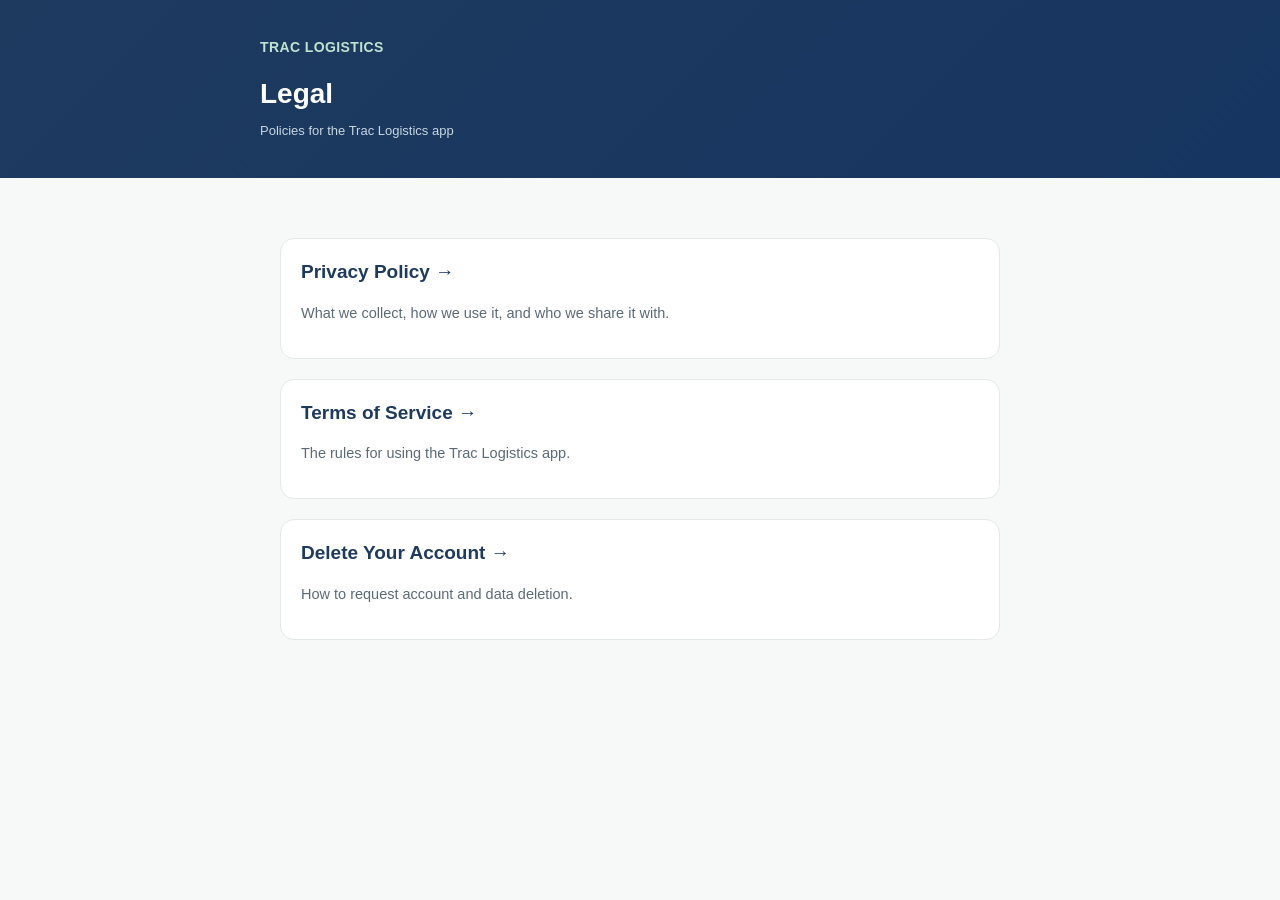
<file: index.html>
<!DOCTYPE html>
<html lang="en">
<head>
<meta charset="UTF-8">
<meta name="viewport" content="width=device-width, initial-scale=1.0">
<title>Trac Logistics — Legal</title>
<link rel="stylesheet" href="style.css">
</head>
<body>
<header class="top"><div class="inner">
 <div class="brand">TRAC LOGISTICS</div>
 <h1>Legal</h1>
 <div class="updated">Policies for the Trac Logistics app</div>
</div></header>
<div class="wrap">
 <div class="card"><h2 style="margin-top:0;border:none;padding:0;"><a href="privacy-policy.html" style="color:var(--navy);text-decoration:none;">Privacy Policy →</a></h2><p class="subtext">What we collect, how we use it, and who we share it with.</p></div>
 <div class="card"><h2 style="margin-top:0;border:none;padding:0;"><a href="terms-of-service.html" style="color:var(--navy);text-decoration:none;">Terms of Service →</a></h2><p class="subtext">The rules for using the Trac Logistics app.</p></div>
 <div class="card"><h2 style="margin-top:0;border:none;padding:0;"><a href="delete-account.html" style="color:var(--navy);text-decoration:none;">Delete Your Account →</a></h2><p class="subtext">How to request account and data deletion.</p></div>
</div>
</body>
</html>
</file>
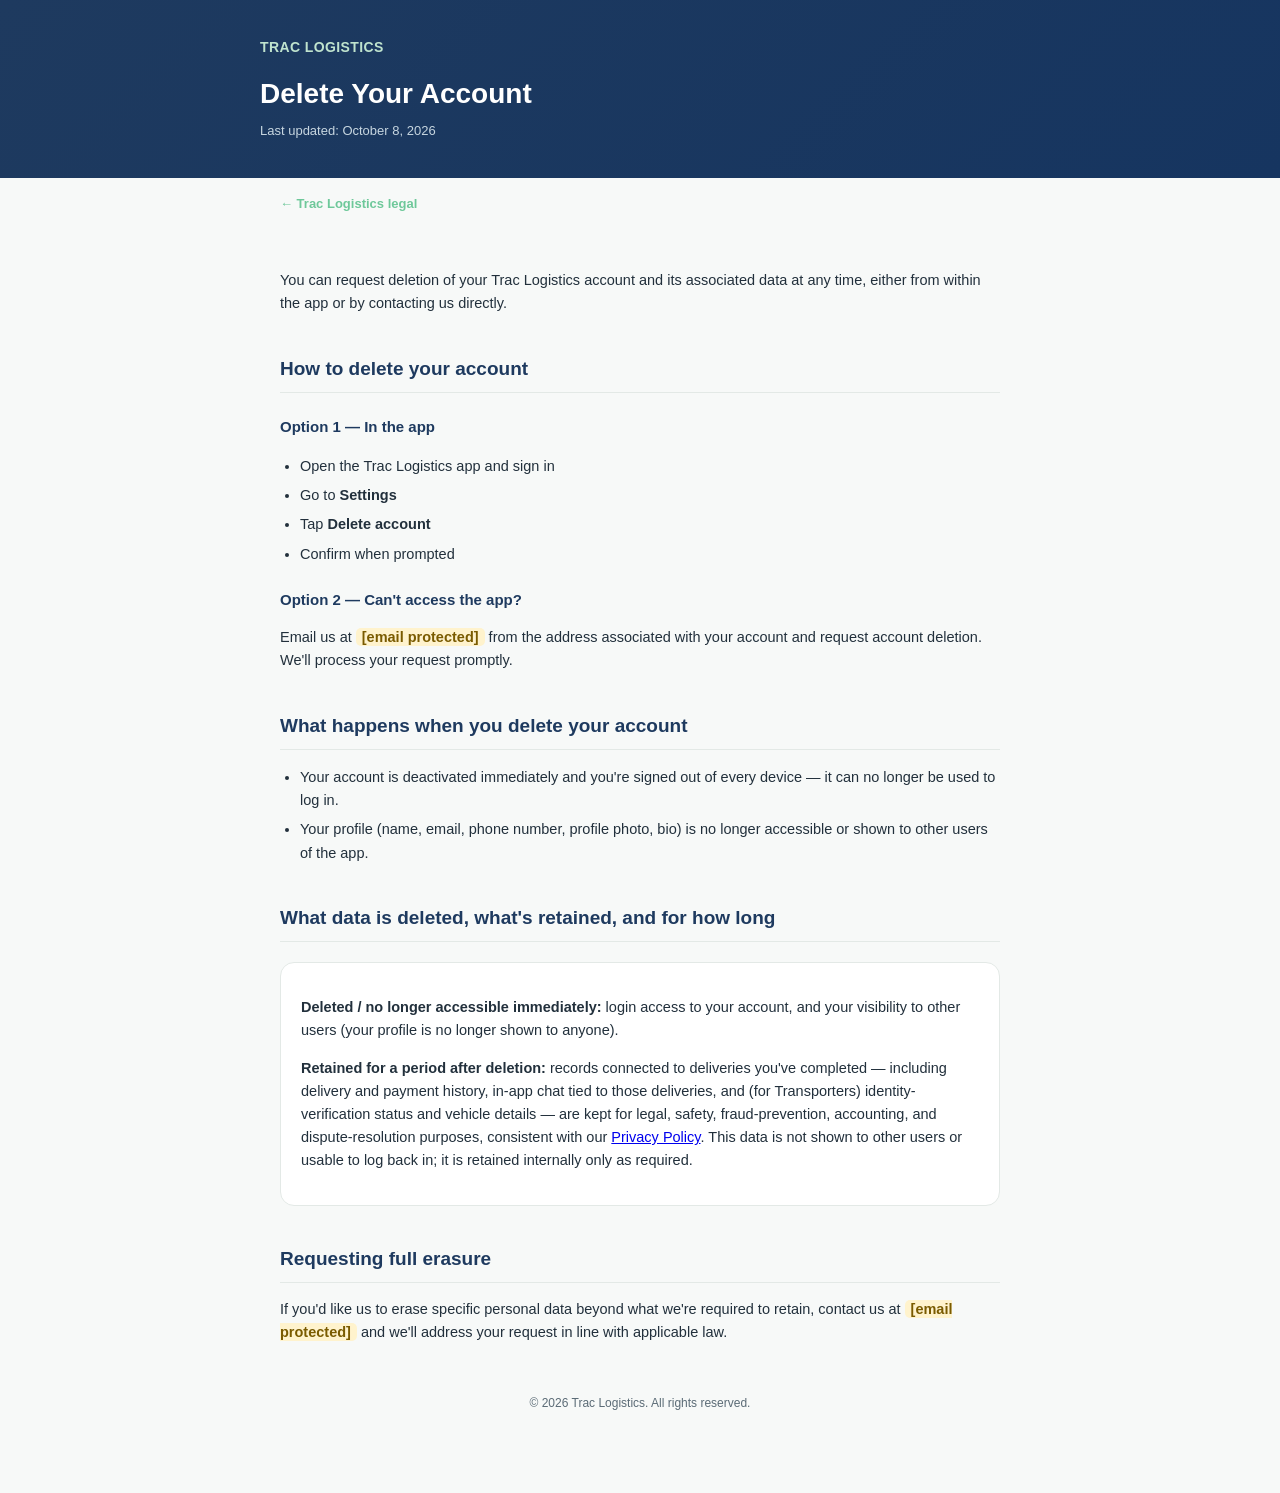
<file: delete-account.html>
<!DOCTYPE html>
<html lang="en">
<head>
<meta charset="UTF-8">
<meta name="viewport" content="width=device-width, initial-scale=1.0">
<title>Trac Logistics — Delete Your Account</title>
<link rel="stylesheet" href="style.css">
</head>
<body>
<header class="top"><div class="inner">
 <div class="brand">TRAC LOGISTICS</div>
 <h1>Delete Your Account</h1>
 <div class="updated">Last updated: October 8, 2026</div>
</div></header>
<nav class="crumbs"><a href="index.html">← Trac Logistics legal</a></nav>
<div class="wrap">

<p>You can request deletion of your Trac Logistics account and its associated data at any time, either from within the app or by contacting us directly.</p>

<h2>How to delete your account</h2>
<h3>Option 1 — In the app</h3>
<ul>
 <li>Open the Trac Logistics app and sign in</li>
 <li>Go to <strong>Settings</strong></li>
 <li>Tap <strong>Delete account</strong></li>
 <li>Confirm when prompted</li>
</ul>

<h3>Option 2 — Can't access the app?</h3>
<p>Email us at <span class="placeholder">[email protected]</span> from the address associated with your account and request account deletion. We'll process your request promptly.</p>

<h2>What happens when you delete your account</h2>
<ul>
 <li>Your account is deactivated immediately and you're signed out of every device — it can no longer be used to log in.</li>
 <li>Your profile (name, email, phone number, profile photo, bio) is no longer accessible or shown to other users of the app.</li>
</ul>

<h2>What data is deleted, what's retained, and for how long</h2>
<div class="card">
<p><strong>Deleted / no longer accessible immediately:</strong> login access to your account, and your visibility to other users (your profile is no longer shown to anyone).</p>
<p><strong>Retained for a period after deletion:</strong> records connected to deliveries you've completed — including delivery and payment history, in-app chat tied to those deliveries, and (for Transporters) identity-verification status and vehicle details — are kept for legal, safety, fraud-prevention, accounting, and dispute-resolution purposes, consistent with our <a href="privacy-policy.html">Privacy Policy</a>. This data is not shown to other users or usable to log back in; it is retained internally only as required.</p>
</div>

<h2>Requesting full erasure</h2>
<p>If you'd like us to erase specific personal data beyond what we're required to retain, contact us at <span class="placeholder">[email protected]</span> and we'll address your request in line with applicable law.</p>

<footer>© 2026 Trac Logistics. All rights reserved.</footer>
</div>
</body>
</html>
</file>
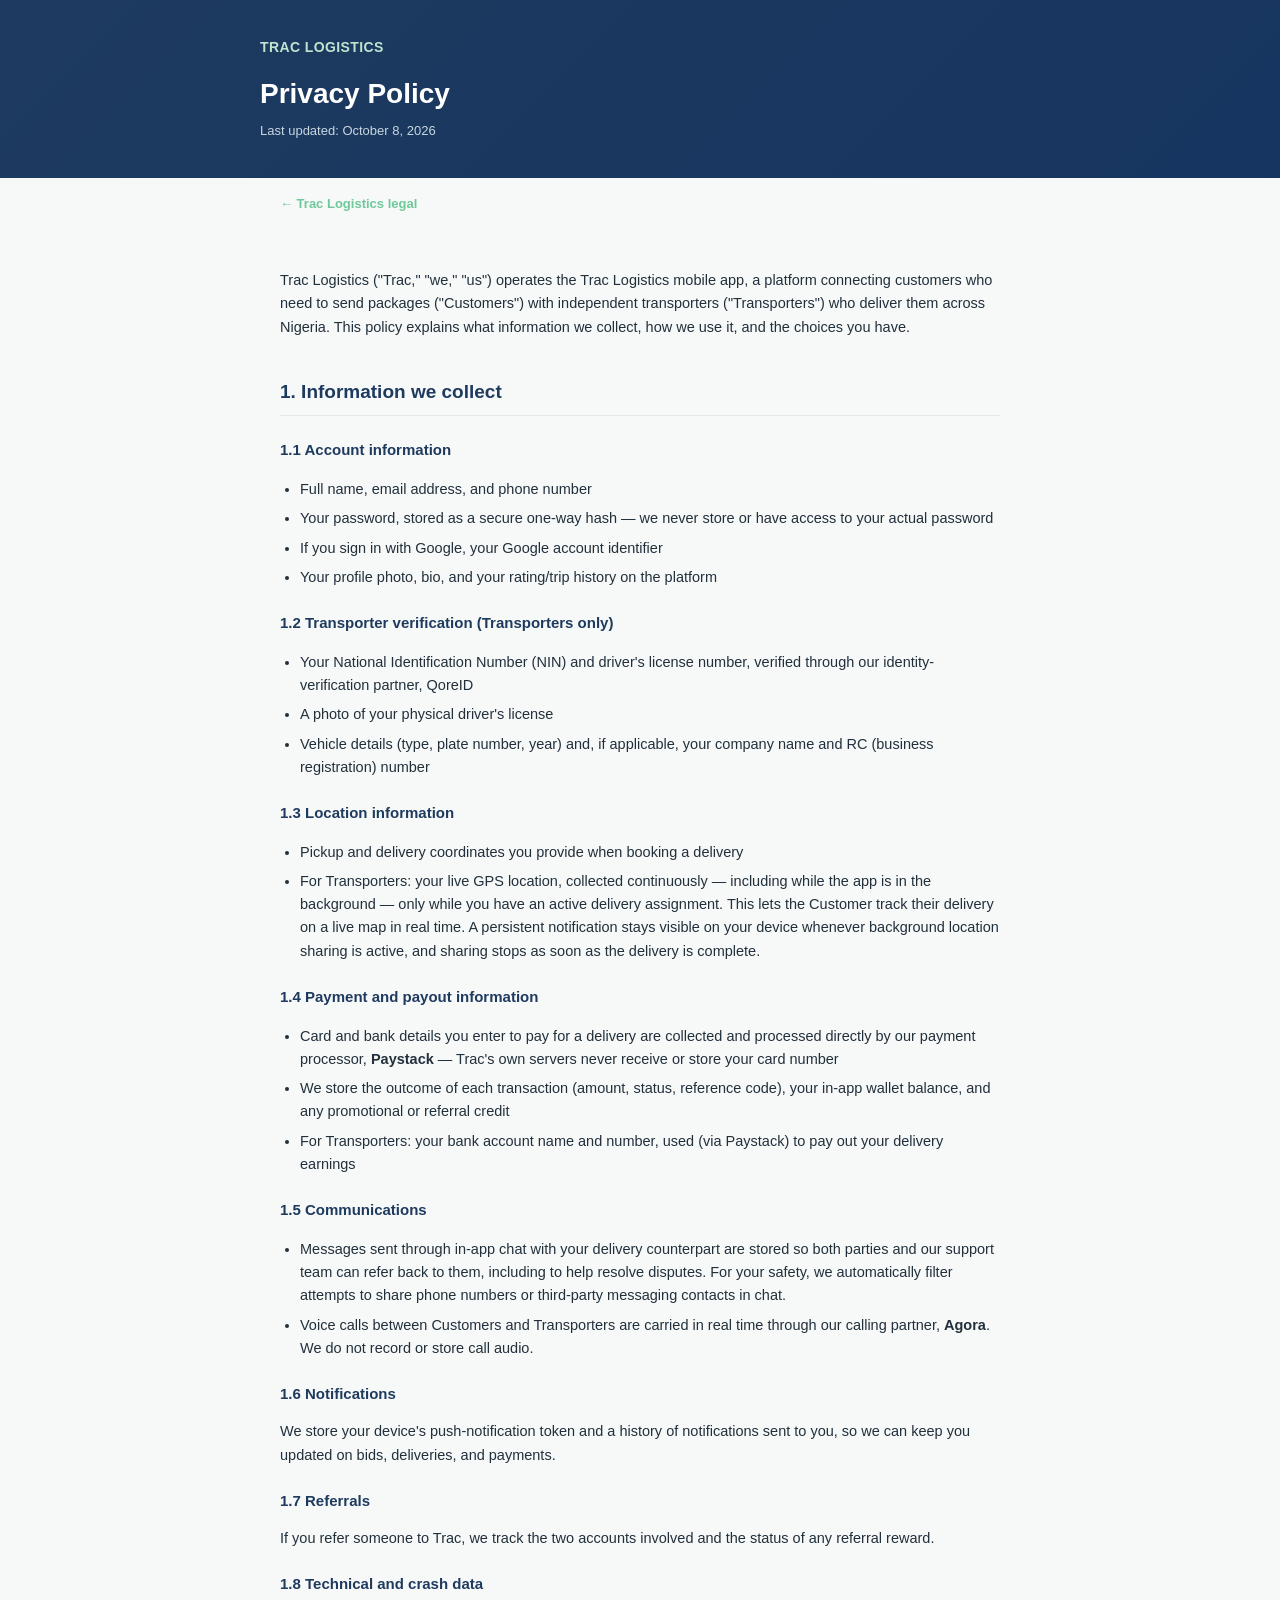
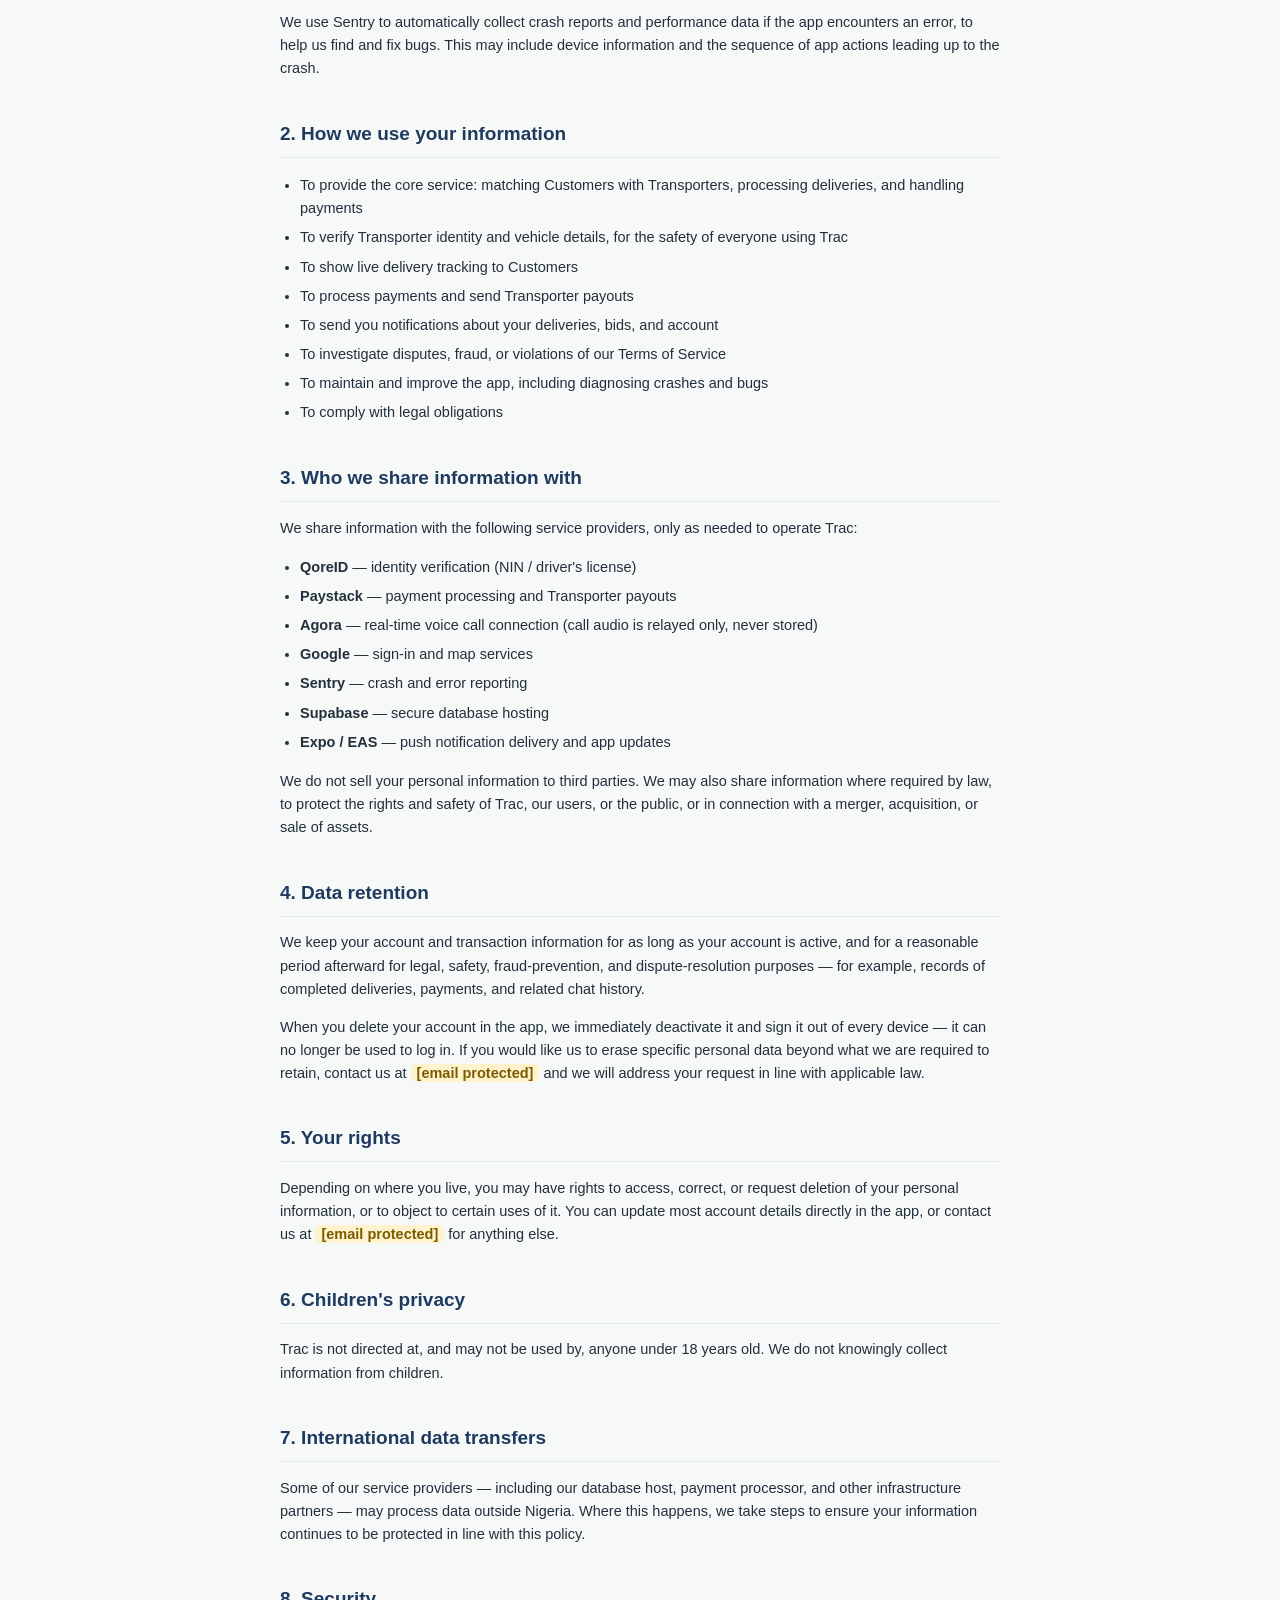
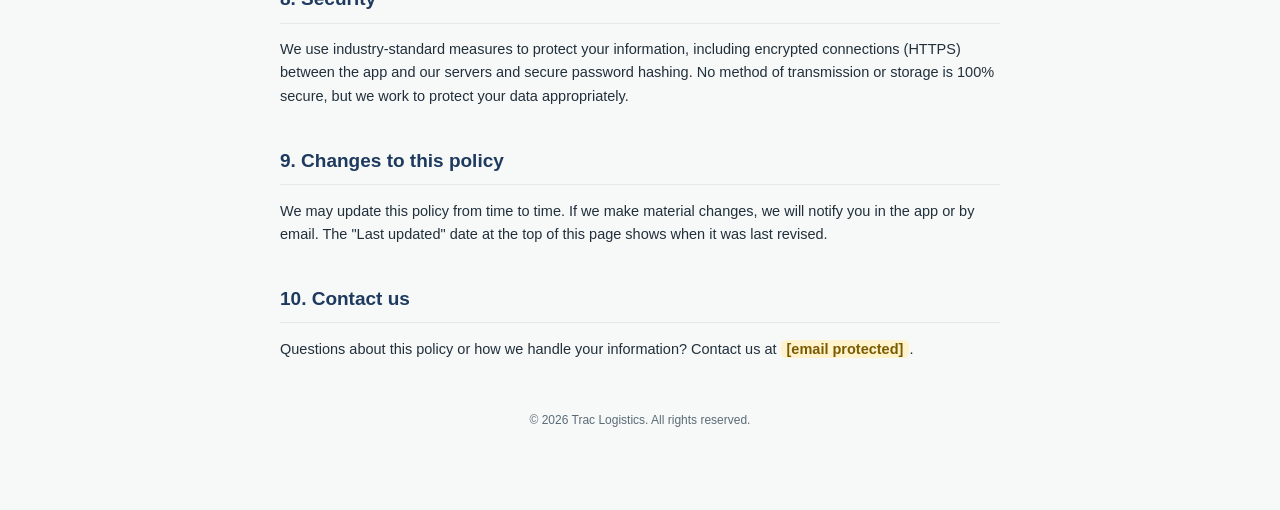
<file: privacy-policy.html>
<!DOCTYPE html>
<html lang="en">
<head>
<meta charset="UTF-8">
<meta name="viewport" content="width=device-width, initial-scale=1.0">
<title>Trac Logistics — Privacy Policy</title>
<link rel="stylesheet" href="style.css">
</head>
<body>
<header class="top"><div class="inner">
 <div class="brand">TRAC LOGISTICS</div>
 <h1>Privacy Policy</h1>
 <div class="updated">Last updated: October 8, 2026</div>
</div></header>
<nav class="crumbs"><a href="index.html">← Trac Logistics legal</a></nav>
<div class="wrap">

<p>Trac Logistics ("Trac," "we," "us") operates the Trac Logistics mobile app, a platform connecting customers who need to send packages ("Customers") with independent transporters ("Transporters") who deliver them across Nigeria. This policy explains what information we collect, how we use it, and the choices you have.</p>

<h2>1. Information we collect</h2>

<h3>1.1 Account information</h3>
<ul>
 <li>Full name, email address, and phone number</li>
 <li>Your password, stored as a secure one-way hash — we never store or have access to your actual password</li>
 <li>If you sign in with Google, your Google account identifier</li>
 <li>Your profile photo, bio, and your rating/trip history on the platform</li>
</ul>

<h3>1.2 Transporter verification (Transporters only)</h3>
<ul>
 <li>Your National Identification Number (NIN) and driver's license number, verified through our identity-verification partner, QoreID</li>
 <li>A photo of your physical driver's license</li>
 <li>Vehicle details (type, plate number, year) and, if applicable, your company name and RC (business registration) number</li>
</ul>

<h3>1.3 Location information</h3>
<ul>
 <li>Pickup and delivery coordinates you provide when booking a delivery</li>
 <li>For Transporters: your live GPS location, collected continuously — including while the app is in the background — only while you have an active delivery assignment. This lets the Customer track their delivery on a live map in real time. A persistent notification stays visible on your device whenever background location sharing is active, and sharing stops as soon as the delivery is complete.</li>
</ul>

<h3>1.4 Payment and payout information</h3>
<ul>
 <li>Card and bank details you enter to pay for a delivery are collected and processed directly by our payment processor, <strong>Paystack</strong> — Trac's own servers never receive or store your card number</li>
 <li>We store the outcome of each transaction (amount, status, reference code), your in-app wallet balance, and any promotional or referral credit</li>
 <li>For Transporters: your bank account name and number, used (via Paystack) to pay out your delivery earnings</li>
</ul>

<h3>1.5 Communications</h3>
<ul>
 <li>Messages sent through in-app chat with your delivery counterpart are stored so both parties and our support team can refer back to them, including to help resolve disputes. For your safety, we automatically filter attempts to share phone numbers or third-party messaging contacts in chat.</li>
 <li>Voice calls between Customers and Transporters are carried in real time through our calling partner, <strong>Agora</strong>. We do not record or store call audio.</li>
</ul>

<h3>1.6 Notifications</h3>
<p>We store your device's push-notification token and a history of notifications sent to you, so we can keep you updated on bids, deliveries, and payments.</p>

<h3>1.7 Referrals</h3>
<p>If you refer someone to Trac, we track the two accounts involved and the status of any referral reward.</p>

<h3>1.8 Technical and crash data</h3>
<p>We use Sentry to automatically collect crash reports and performance data if the app encounters an error, to help us find and fix bugs. This may include device information and the sequence of app actions leading up to the crash.</p>

<h2>2. How we use your information</h2>
<ul>
 <li>To provide the core service: matching Customers with Transporters, processing deliveries, and handling payments</li>
 <li>To verify Transporter identity and vehicle details, for the safety of everyone using Trac</li>
 <li>To show live delivery tracking to Customers</li>
 <li>To process payments and send Transporter payouts</li>
 <li>To send you notifications about your deliveries, bids, and account</li>
 <li>To investigate disputes, fraud, or violations of our Terms of Service</li>
 <li>To maintain and improve the app, including diagnosing crashes and bugs</li>
 <li>To comply with legal obligations</li>
</ul>

<h2>3. Who we share information with</h2>
<p>We share information with the following service providers, only as needed to operate Trac:</p>
<ul>
 <li><strong>QoreID</strong> — identity verification (NIN / driver's license)</li>
 <li><strong>Paystack</strong> — payment processing and Transporter payouts</li>
 <li><strong>Agora</strong> — real-time voice call connection (call audio is relayed only, never stored)</li>
 <li><strong>Google</strong> — sign-in and map services</li>
 <li><strong>Sentry</strong> — crash and error reporting</li>
 <li><strong>Supabase</strong> — secure database hosting</li>
 <li><strong>Expo / EAS</strong> — push notification delivery and app updates</li>
</ul>
<p>We do not sell your personal information to third parties. We may also share information where required by law, to protect the rights and safety of Trac, our users, or the public, or in connection with a merger, acquisition, or sale of assets.</p>

<h2>4. Data retention</h2>
<p>We keep your account and transaction information for as long as your account is active, and for a reasonable period afterward for legal, safety, fraud-prevention, and dispute-resolution purposes — for example, records of completed deliveries, payments, and related chat history.</p>
<p>When you delete your account in the app, we immediately deactivate it and sign it out of every device — it can no longer be used to log in. If you would like us to erase specific personal data beyond what we are required to retain, contact us at <span class="placeholder">[email protected]</span> and we will address your request in line with applicable law.</p>

<h2>5. Your rights</h2>
<p>Depending on where you live, you may have rights to access, correct, or request deletion of your personal information, or to object to certain uses of it. You can update most account details directly in the app, or contact us at <span class="placeholder">[email protected]</span> for anything else.</p>

<h2>6. Children's privacy</h2>
<p>Trac is not directed at, and may not be used by, anyone under 18 years old. We do not knowingly collect information from children.</p>

<h2>7. International data transfers</h2>
<p>Some of our service providers — including our database host, payment processor, and other infrastructure partners — may process data outside Nigeria. Where this happens, we take steps to ensure your information continues to be protected in line with this policy.</p>

<h2>8. Security</h2>
<p>We use industry-standard measures to protect your information, including encrypted connections (HTTPS) between the app and our servers and secure password hashing. No method of transmission or storage is 100% secure, but we work to protect your data appropriately.</p>

<h2>9. Changes to this policy</h2>
<p>We may update this policy from time to time. If we make material changes, we will notify you in the app or by email. The "Last updated" date at the top of this page shows when it was last revised.</p>

<h2>10. Contact us</h2>
<p>Questions about this policy or how we handle your information? Contact us at <span class="placeholder">[email protected]</span>.</p>

<footer>© 2026 Trac Logistics. All rights reserved.</footer>
</div>
</body>
</html>
</file>
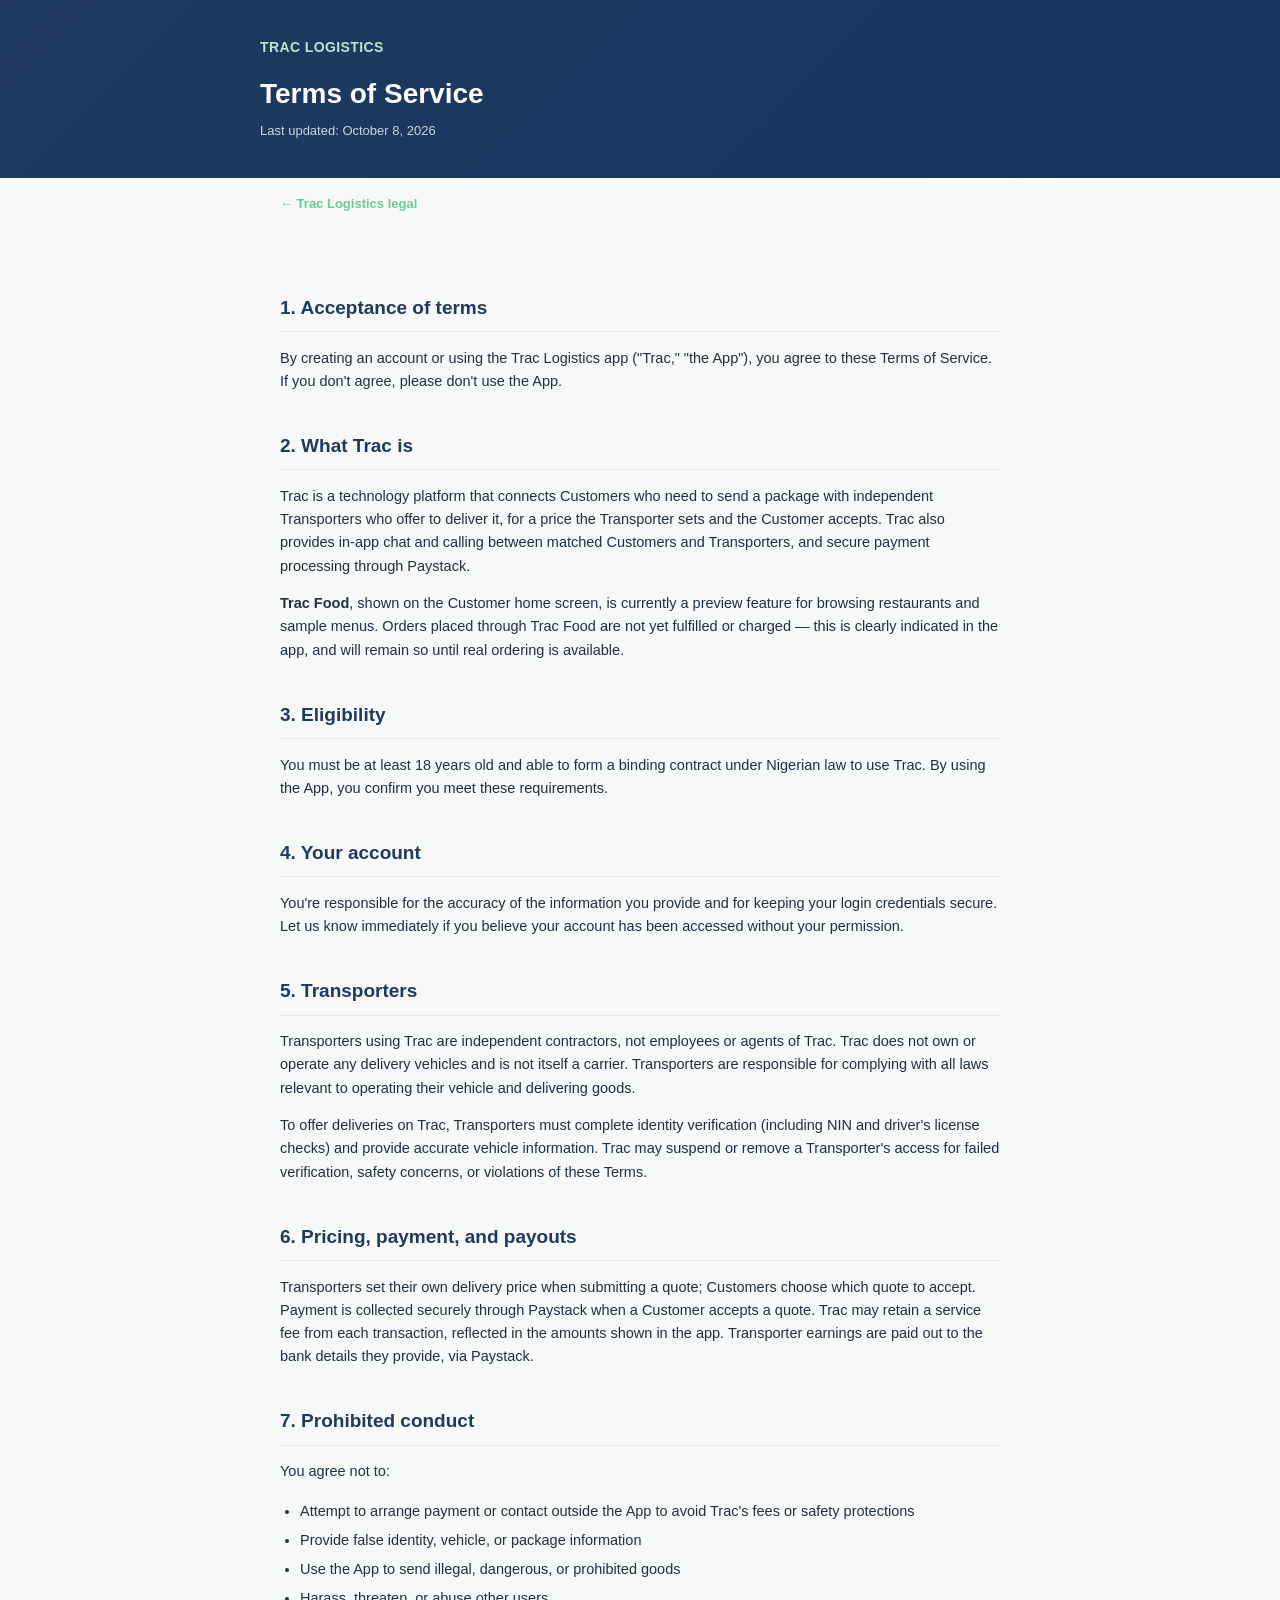
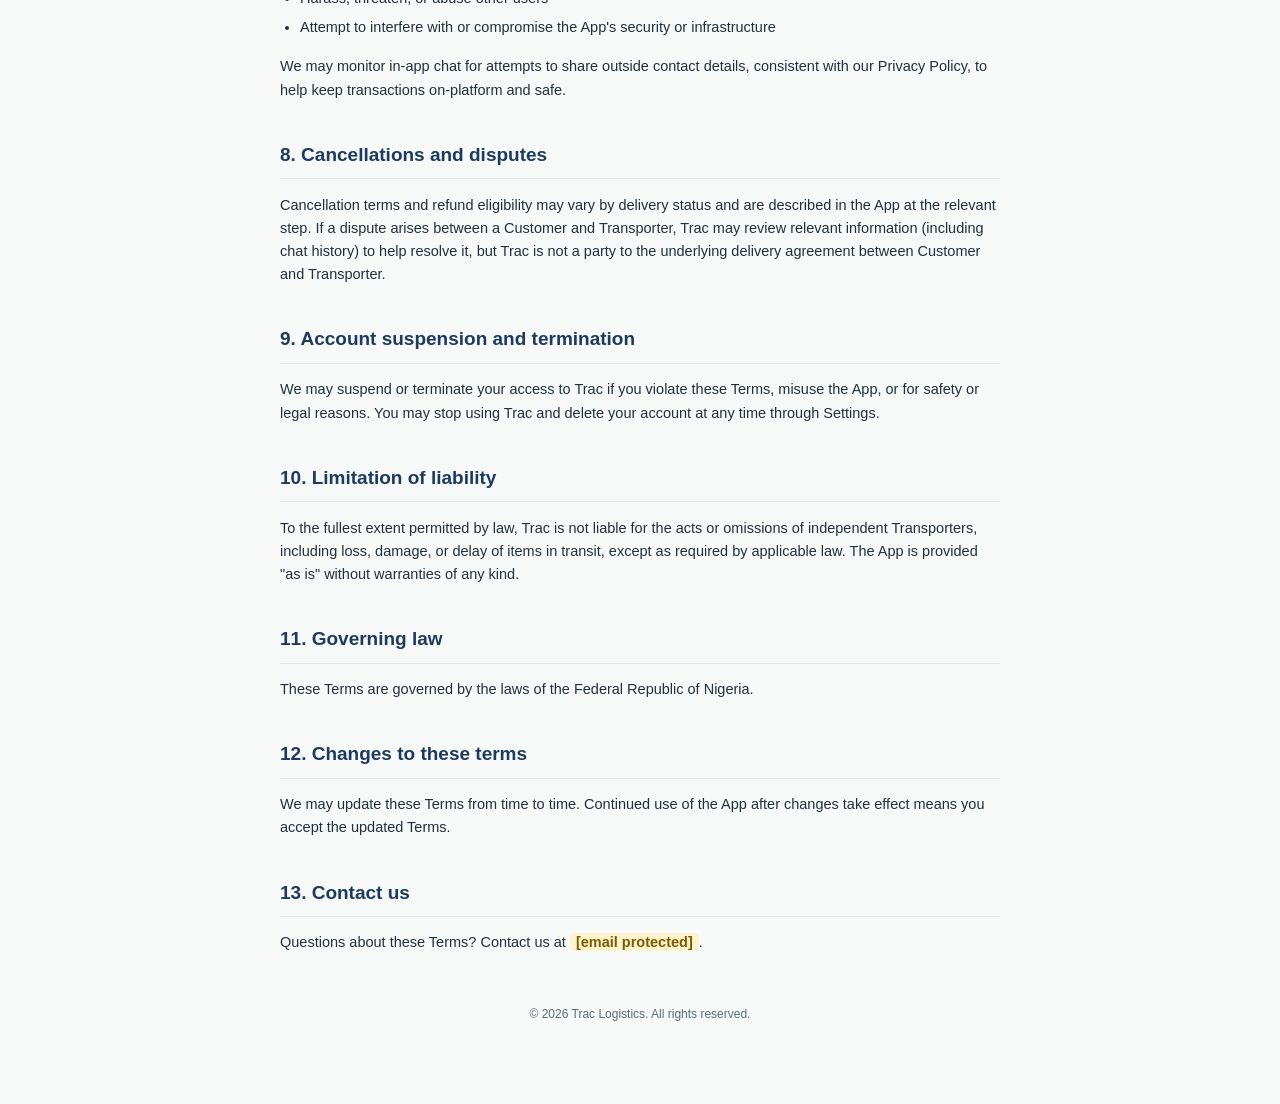
<file: terms-of-service.html>
<!DOCTYPE html>
<html lang="en">
<head>
<meta charset="UTF-8">
<meta name="viewport" content="width=device-width, initial-scale=1.0">
<title>Trac Logistics — Terms of Service</title>
<link rel="stylesheet" href="style.css">
</head>
<body>
<header class="top"><div class="inner">
 <div class="brand">TRAC LOGISTICS</div>
 <h1>Terms of Service</h1>
 <div class="updated">Last updated: October 8, 2026</div>
</div></header>
<nav class="crumbs"><a href="index.html">← Trac Logistics legal</a></nav>
<div class="wrap">

<h2>1. Acceptance of terms</h2>
<p>By creating an account or using the Trac Logistics app ("Trac," "the App"), you agree to these Terms of Service. If you don't agree, please don't use the App.</p>

<h2>2. What Trac is</h2>
<p>Trac is a technology platform that connects Customers who need to send a package with independent Transporters who offer to deliver it, for a price the Transporter sets and the Customer accepts. Trac also provides in-app chat and calling between matched Customers and Transporters, and secure payment processing through Paystack.</p>
<p><strong>Trac Food</strong>, shown on the Customer home screen, is currently a preview feature for browsing restaurants and sample menus. Orders placed through Trac Food are not yet fulfilled or charged — this is clearly indicated in the app, and will remain so until real ordering is available.</p>

<h2>3. Eligibility</h2>
<p>You must be at least 18 years old and able to form a binding contract under Nigerian law to use Trac. By using the App, you confirm you meet these requirements.</p>

<h2>4. Your account</h2>
<p>You're responsible for the accuracy of the information you provide and for keeping your login credentials secure. Let us know immediately if you believe your account has been accessed without your permission.</p>

<h2>5. Transporters</h2>
<p>Transporters using Trac are independent contractors, not employees or agents of Trac. Trac does not own or operate any delivery vehicles and is not itself a carrier. Transporters are responsible for complying with all laws relevant to operating their vehicle and delivering goods.</p>
<p>To offer deliveries on Trac, Transporters must complete identity verification (including NIN and driver's license checks) and provide accurate vehicle information. Trac may suspend or remove a Transporter's access for failed verification, safety concerns, or violations of these Terms.</p>

<h2>6. Pricing, payment, and payouts</h2>
<p>Transporters set their own delivery price when submitting a quote; Customers choose which quote to accept. Payment is collected securely through Paystack when a Customer accepts a quote. Trac may retain a service fee from each transaction, reflected in the amounts shown in the app. Transporter earnings are paid out to the bank details they provide, via Paystack.</p>

<h2>7. Prohibited conduct</h2>
<p>You agree not to:</p>
<ul>
 <li>Attempt to arrange payment or contact outside the App to avoid Trac's fees or safety protections</li>
 <li>Provide false identity, vehicle, or package information</li>
 <li>Use the App to send illegal, dangerous, or prohibited goods</li>
 <li>Harass, threaten, or abuse other users</li>
 <li>Attempt to interfere with or compromise the App's security or infrastructure</li>
</ul>
<p>We may monitor in-app chat for attempts to share outside contact details, consistent with our Privacy Policy, to help keep transactions on-platform and safe.</p>

<h2>8. Cancellations and disputes</h2>
<p>Cancellation terms and refund eligibility may vary by delivery status and are described in the App at the relevant step. If a dispute arises between a Customer and Transporter, Trac may review relevant information (including chat history) to help resolve it, but Trac is not a party to the underlying delivery agreement between Customer and Transporter.</p>

<h2>9. Account suspension and termination</h2>
<p>We may suspend or terminate your access to Trac if you violate these Terms, misuse the App, or for safety or legal reasons. You may stop using Trac and delete your account at any time through Settings.</p>

<h2>10. Limitation of liability</h2>
<p>To the fullest extent permitted by law, Trac is not liable for the acts or omissions of independent Transporters, including loss, damage, or delay of items in transit, except as required by applicable law. The App is provided "as is" without warranties of any kind.</p>

<h2>11. Governing law</h2>
<p>These Terms are governed by the laws of the Federal Republic of Nigeria.</p>

<h2>12. Changes to these terms</h2>
<p>We may update these Terms from time to time. Continued use of the App after changes take effect means you accept the updated Terms.</p>

<h2>13. Contact us</h2>
<p>Questions about these Terms? Contact us at <span class="placeholder">[email protected]</span>.</p>

<footer>© 2026 Trac Logistics. All rights reserved.</footer>
</div>
</body>
</html>
</file>
<file: style.css>
:root{--navy:#1E3A5F;--deep:#163560;--mint:#6EC89A;--text:#22303C;--subtext:#5B6B76;--bg:#F7F9F8;--card:#FFFFFF;--border:#E3E9E6;}
*{box-sizing:border-box;}
body{margin:0;background:var(--bg);color:var(--text);font-family:-apple-system,BlinkMacSystemFont,"Segoe UI",Roboto,Helvetica,Arial,sans-serif;line-height:1.6;}
.wrap{max-width:760px;margin:0 auto;padding:40px 20px 80px;}
header.top{background:linear-gradient(135deg,var(--navy),var(--deep));padding:36px 20px;color:white;}
header.top .inner{max-width:760px;margin:0 auto;}
.brand{display:flex;align-items:center;gap:10px;font-weight:700;letter-spacing:.4px;font-size:14px;color:#BFE3CE;text-transform:uppercase;}
h1{font-size:28px;margin:14px 0 4px;color:white;}
.updated{font-size:13px;color:#C7D6E0;}
h2{font-size:19px;margin-top:38px;margin-bottom:10px;color:var(--navy);border-bottom:1px solid var(--border);padding-bottom:8px;}
h3{font-size:15px;margin-top:22px;margin-bottom:6px;color:var(--navy);}
p,li{font-size:14.5px;color:var(--text);}
.subtext{color:var(--subtext);}
ul{padding-left:20px;}
li{margin-bottom:6px;}
.placeholder{background:#FFF3CD;color:#7A5B00;padding:1px 6px;border-radius:5px;font-weight:600;}
.card{background:var(--card);border:1px solid var(--border);border-radius:14px;padding:18px 20px;margin:20px 0;}
nav.crumbs{max-width:760px;margin:0 auto;padding:16px 20px 0;font-size:13px;}
nav.crumbs a{color:var(--mint);text-decoration:none;font-weight:600;}
footer{text-align:center;font-size:12px;color:var(--subtext);margin-top:50px;}
</file>
